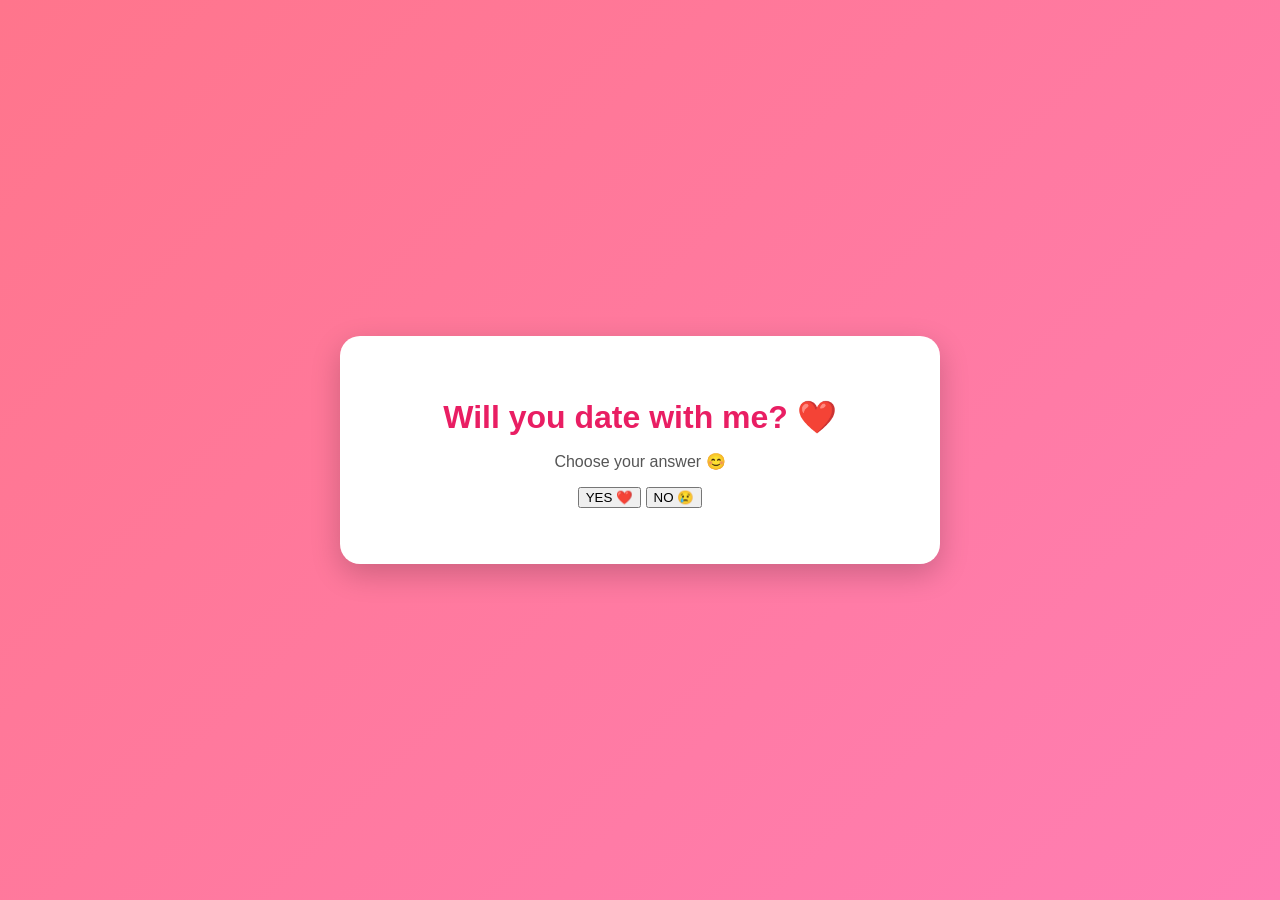
<file: src/main/resources/static/Index.html>
<!DOCTYPE html>
<html lang="en">

<head>
    <meta charset="UTF-8">
    <meta name="viewport" content="width=device-width, initial-scale=1.0">

    <title>Dating App</title>

    <link rel="stylesheet" href="style.css">
</head>

<body>

<div class="card">

    <h1>Will you date with me? ❤️</h1>

    <p>Choose your answer 😊</p>

    <div class="button-container">

        <button class="yes-btn" onclick="sayYes()">
            YES ❤️
        </button>

        <button class="no-btn" onclick="sayNo()">
            NO 😢
        </button>

    </div>

    <p id="message"></p>

</div>

<script src="script.js"></script>

</body>
</html>
</file>
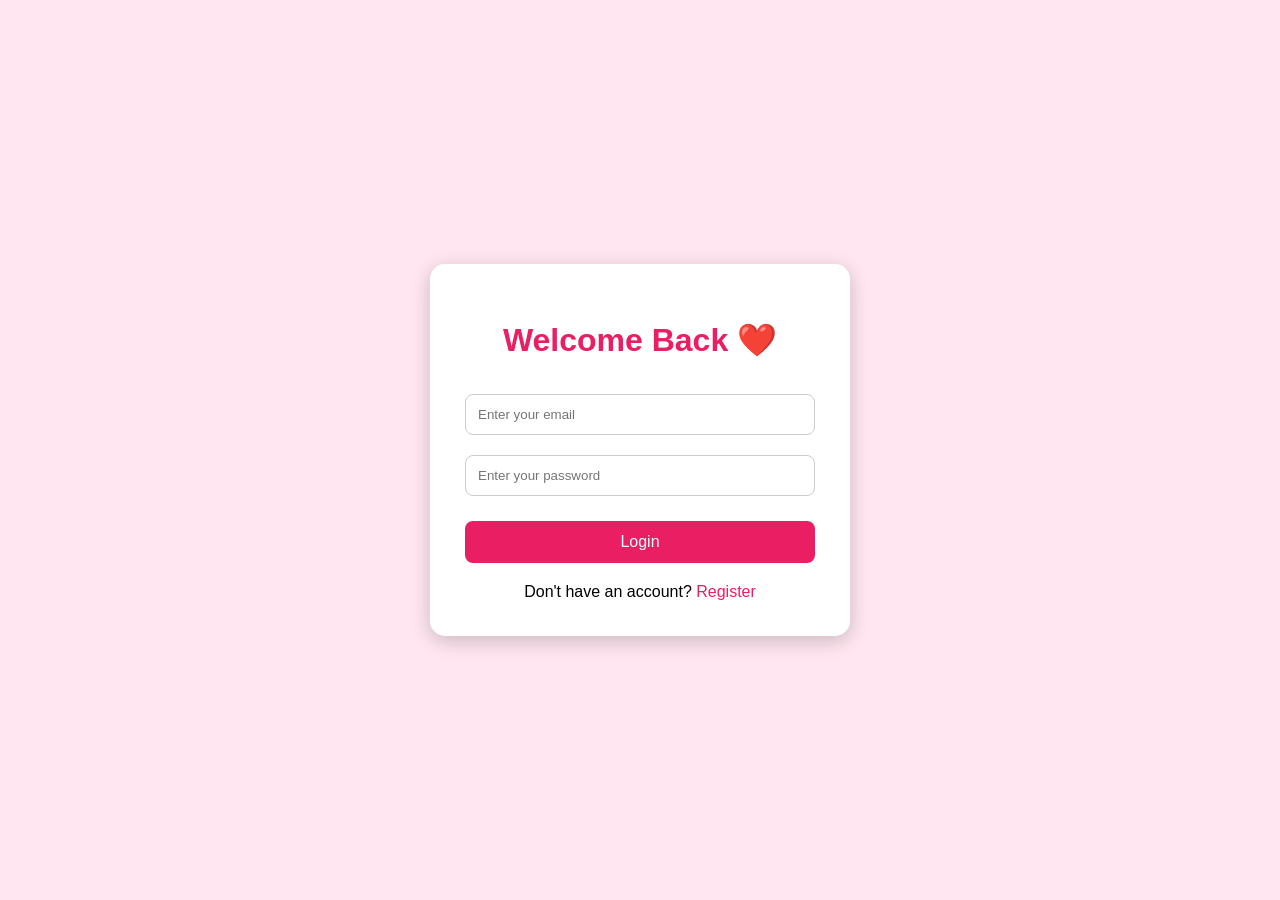
<file: src/main/resources/static/home.html>
<!DOCTYPE html>
<html lang="en">

<head>
    <meta charset="UTF-8">
    <meta name="viewport" content="width=device-width, initial-scale=1.0">

    <title>Invite Your Partner - Dating App</title>

    <style>

        body {
            margin: 0;
            font-family: Arial, sans-serif;
            background: #ffe6f0;

            display: flex;
            justify-content: center;
            align-items: center;

            height: 100vh;
        }

        .home-card {
            background: white;

            width: 380px;

            padding: 35px;

            border-radius: 15px;

            box-shadow: 0 5px 20px rgba(0, 0, 0, 0.2);

            text-align: center;
        }

        h1 {
            color: #e91e63;

            margin-bottom: 10px;
        }

        .welcome {
            color: #555;
            margin-bottom: 25px;
        }

        input {
            width: 100%;

            padding: 12px;

            margin: 10px 0;

            border: 1px solid #ccc;

            border-radius: 8px;

            box-sizing: border-box;
        }

        button {
            width: 100%;

            padding: 12px;

            margin-top: 15px;

            border: none;

            border-radius: 8px;

            background: #e91e63;

            color: white;

            font-size: 16px;

            cursor: pointer;
        }

        button:hover {
            background: #c2185b;
        }

        #message {
            margin-top: 15px;
            min-height: 20px;
            color: #2e7d32;
            word-break: break-word;
        }

        #message.error {
            color: #c62828;
        }

        .logout {
            margin-top: 20px;
            font-size: 14px;
        }

        .logout a {
            color: #e91e63;
            text-decoration: none;
        }

    </style>

</head>

<body>

<div class="home-card">

    <h1>Invite Your Partner ❤️</h1>

    <p class="welcome">Welcome, <span id="userName"></span>!</p>

    <form id="inviteForm">

        <input
                type="email"
                id="partnerEmail"
                placeholder="Enter your partner's email"
                required>

        <button type="submit">
            Send Invitation ❤️
        </button>

    </form>

    <p id="message"></p>

    <div class="logout">
        Not you? <a href="login.html">Logout</a>
    </div>

</div>

<script>

    const userName = sessionStorage.getItem("userName");
    const userEmail = sessionStorage.getItem("userEmail");

    if (!userEmail) {
        window.location.href = "login.html";
    } else {
        document.getElementById("userName").innerText = userName || userEmail;
    }

    document.getElementById("inviteForm")
        .addEventListener("submit", async function (event) {

            event.preventDefault();

            const partnerEmail =
                document.getElementById("partnerEmail").value;

            const messageBox = document.getElementById("message");
            messageBox.classList.remove("error");

            try {

                const response = await fetch(
                    "/invitation?invitedEmail=" + encodeURIComponent(partnerEmail),
                    {
                        method: "POST"
                    }
                );

                const result = await response.json().catch(() => ({}));

                if (response.ok) {

                    messageBox.innerText = result.message || "Invitation sent ❤️";
                    document.getElementById("inviteForm").reset();

                } else {

                    messageBox.classList.add("error");
                    messageBox.innerText = result.error || "Could not send invitation ❌";

                }

            } catch (error) {

                console.error(error);
                messageBox.classList.add("error");
                messageBox.innerText = "Something went wrong ❌";

            }

        });

</script>

</body>

</html>
</file>
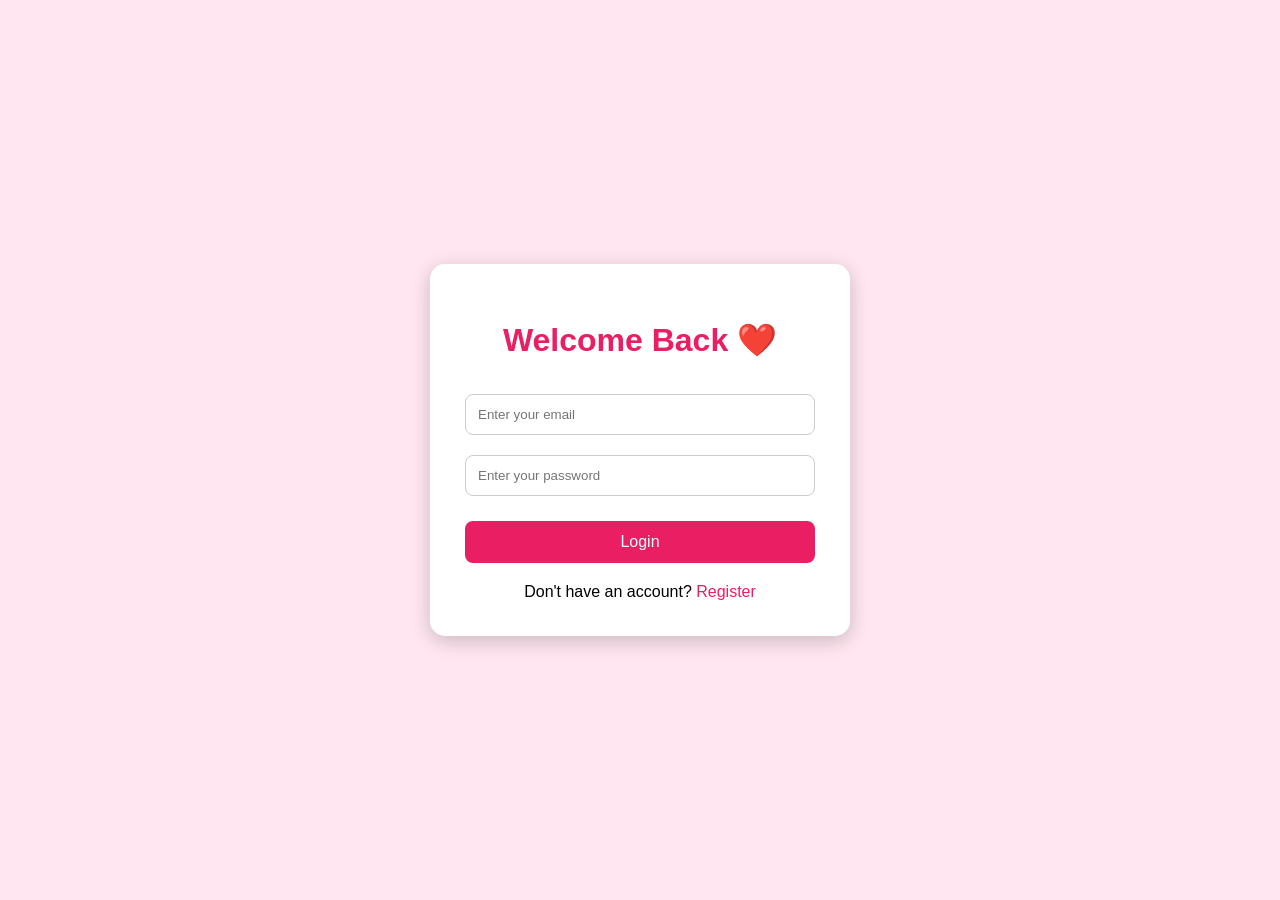
<file: src/main/resources/static/login.html>
<!DOCTYPE html>
<html lang="en">

<head>
    <meta charset="UTF-8">
    <meta name="viewport" content="width=device-width, initial-scale=1.0">

    <title>Login - Dating App</title>

    <style>

        body {
            margin: 0;
            font-family: Arial, sans-serif;
            background: #ffe6f0;

            display: flex;
            justify-content: center;
            align-items: center;

            height: 100vh;
        }

        .login-card {
            background: white;

            width: 350px;

            padding: 35px;

            border-radius: 15px;

            box-shadow: 0 5px 20px rgba(0, 0, 0, 0.2);

            text-align: center;
        }

        h1 {
            color: #e91e63;

            margin-bottom: 25px;
        }

        input {
            width: 100%;

            padding: 12px;

            margin: 10px 0;

            border: 1px solid #ccc;

            border-radius: 8px;

            box-sizing: border-box;
        }

        button {
            width: 100%;

            padding: 12px;

            margin-top: 15px;

            border: none;

            border-radius: 8px;

            background: #e91e63;

            color: white;

            font-size: 16px;

            cursor: pointer;
        }

        button:hover {
            background: #c2185b;
        }

        #message {
            margin-top: 15px;
        }

        .register-link {
            margin-top: 20px;
        }

        .register-link a {
            color: #e91e63;
            text-decoration: none;
        }

    </style>

</head>

<body>

<div class="login-card">

    <h1>Welcome Back ❤️</h1>

    <form id="loginForm">

        <input
                type="email"
                id="email"
                placeholder="Enter your email"
                required>

        <input
                type="password"
                id="password"
                placeholder="Enter your password"
                required>

        <button type="submit">
            Login
        </button>

    </form>

    <p id="message"></p>

    <div class="register-link">
        Don't have an account?
        <a href="register.html">Register</a>
    </div>

</div>


<script>

    document.getElementById("loginForm")
        .addEventListener("submit", async function (event) {

            event.preventDefault();

            const email =
                document.getElementById("email").value;

            const password =
                document.getElementById("password").value;

            try {

                const response = await fetch("/login", {
                    method: "POST",
                    headers: {
                        "Content-Type": "application/json"
                    },
                    body: JSON.stringify({
                        email: email,
                        password: password
                    })
                });

                const result = await response.json().catch(() => ({}));

                if (response.ok) {

                    sessionStorage.setItem("userEmail", result.email);
                    sessionStorage.setItem("userName", result.name);

                    document.getElementById("message").innerText =
                        "Login successful ❤️ Redirecting...";

                    setTimeout(function () {
                        window.location.href = "home.html";
                    }, 800);

                } else {

                    document.getElementById("message").innerText =
                        result.error || "Login failed ❌";

                }

            } catch (error) {

                console.error(error);

                document.getElementById("message").innerText =
                    "Something went wrong ❌";

            }

        });

</script>

</body>

</html>
</file>
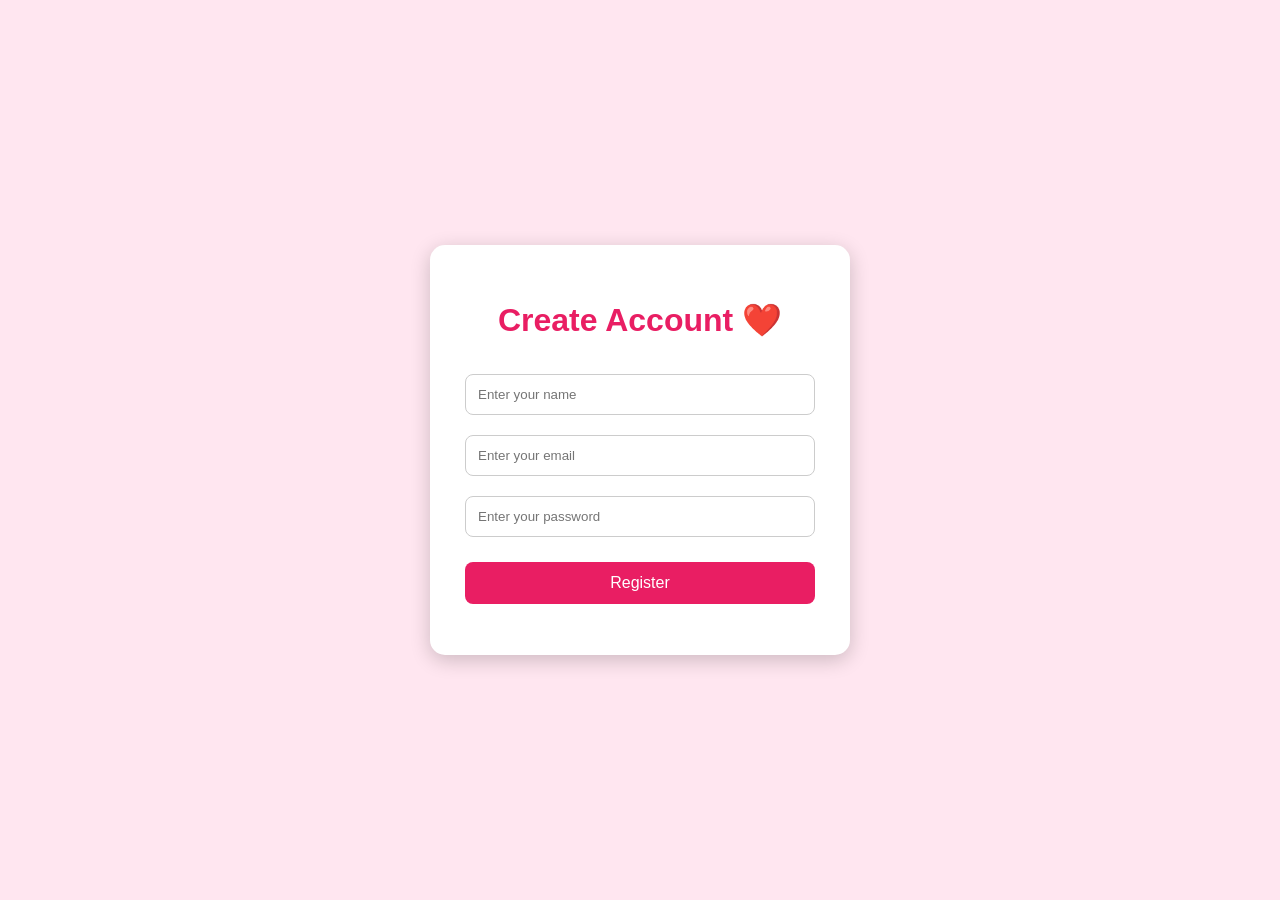
<file: src/main/resources/static/register.html>
<!DOCTYPE html>
<html lang="en">

<head>
    <meta charset="UTF-8">
    <meta name="viewport" content="width=device-width, initial-scale=1.0">

    <title>Register - Dating App</title>

    <style>

        body {
            margin: 0;
            font-family: Arial, sans-serif;
            background: #ffe6f0;

            display: flex;
            justify-content: center;
            align-items: center;

            height: 100vh;
        }

        .register-card {
            background: white;

            width: 350px;

            padding: 35px;

            border-radius: 15px;

            box-shadow: 0 5px 20px rgba(0, 0, 0, 0.2);

            text-align: center;
        }

        h1 {
            color: #e91e63;

            margin-bottom: 25px;
        }

        input {
            width: 100%;

            padding: 12px;

            margin: 10px 0;

            border: 1px solid #ccc;

            border-radius: 8px;

            box-sizing: border-box;
        }

        button {
            width: 100%;

            padding: 12px;

            margin-top: 15px;

            border: none;

            border-radius: 8px;

            background: #e91e63;

            color: white;

            font-size: 16px;

            cursor: pointer;
        }

        button:hover {
            background: #c2185b;
        }

        #message {
            margin-top: 15px;
        }

    </style>

</head>

<body>

<div class="register-card">

    <h1>Create Account ❤️</h1>

    <form id="registerForm">

        <input
                type="text"
                id="name"
                placeholder="Enter your name"
                required>

        <input
                type="email"
                id="email"
                placeholder="Enter your email"
                required>

        <input
                type="password"
                id="password"
                placeholder="Enter your password"
                required>

        <button type="submit">
            Register
        </button>

    </form>

    <p id="message"></p>

</div>


<script>

    const registerError = new URLSearchParams(window.location.search).get("error");
    if (registerError === "please-register") {
        document.getElementById("message").innerText =
            "Please create your account first to accept the invitation ❤️";
    }

    document.getElementById("registerForm")
        .addEventListener("submit", async function (event) {

            event.preventDefault();

            const name =
                document.getElementById("name").value;

            const email =
                document.getElementById("email").value;

            const password =
                document.getElementById("password").value;


            try {

                const response = await fetch("/save/user", {

                    method: "POST",

                    headers: {
                        "Content-Type": "application/json"
                    },

                    body: JSON.stringify({

                        name: name,
                        email: email,
                        password: password

                    })

                });


                const result = await response.json();


                if (response.ok) {

                    document.getElementById("message").innerText =
                        "Registration successful ❤️ Redirecting to login...";

                    document.getElementById("registerForm")
                        .reset();

                    setTimeout(function () {
                        window.location.href = "login.html";
                    }, 1200);

                } else {

                    const data = await response.json().catch(() => ({}));

                    document.getElementById("message").innerText =
                        data.error || "Registration failed ❌";

                    console.log(data);

                }

            } catch (error) {

                console.error(error);

                document.getElementById("message").innerText =
                    "Something went wrong ❌";

            }

        });

</script>

</body>

</html>
</file>
<file: src/main/resources/static/style.css>
* {
    box-sizing: border-box;
}


body {
    margin: 0;
    min-height: 100vh;

    display: flex;
    justify-content: center;
    align-items: center;

    font-family: Arial, sans-serif;

    background: linear-gradient(135deg, #ff758c, #ff7eb3);
}


.card {
    width: 600px;
    max-width: 95%;

    padding: 40px;

    background: white;

    border-radius: 20px;

    text-align: center;

    box-shadow: 0 10px 30px rgba(0, 0, 0, 0.2);
}


h1 {
    margin-bottom: 10px;

    color: #e91e63;
}


p {
    color: #555;
}


form {
    display: flex;

    flex-direction: column;

    text-align: left;
}


label {
    margin-top: 15px;

    margin-bottom: 5px;

    font-weight: bold;
}


input,
textarea {
    padding: 12px;

    border: 1px solid #ccc;

    border-radius: 10px;

    font-size: 15px;
}


textarea {
    min-height: 100px;

    resize: vertical;
}


/* ========================= */
/* LOCATION MAP */
/* ========================= */

h2 {
    margin-top: 25px;

    color: #e91e63;

    text-align: center;
}


#map {
    height: 400px;

    width: 100%;

    margin-top: 15px;

    border-radius: 10px;

    overflow: hidden;
}


/* ========================= */
/* SUBMIT BUTTON */
/* ========================= */

.submit-btn {
    margin-top: 25px;

    padding: 12px;

    border: none;

    border-radius: 25px;

    background: #e91e63;

    color: white;

    font-size: 16px;

    cursor: pointer;

    transition: 0.3s;
}


.submit-btn:hover {
    background: #c2185b;

    transform: scale(1.02);
}


#result {
    margin-top: 20px;

    font-weight: bold;
}
</file>
